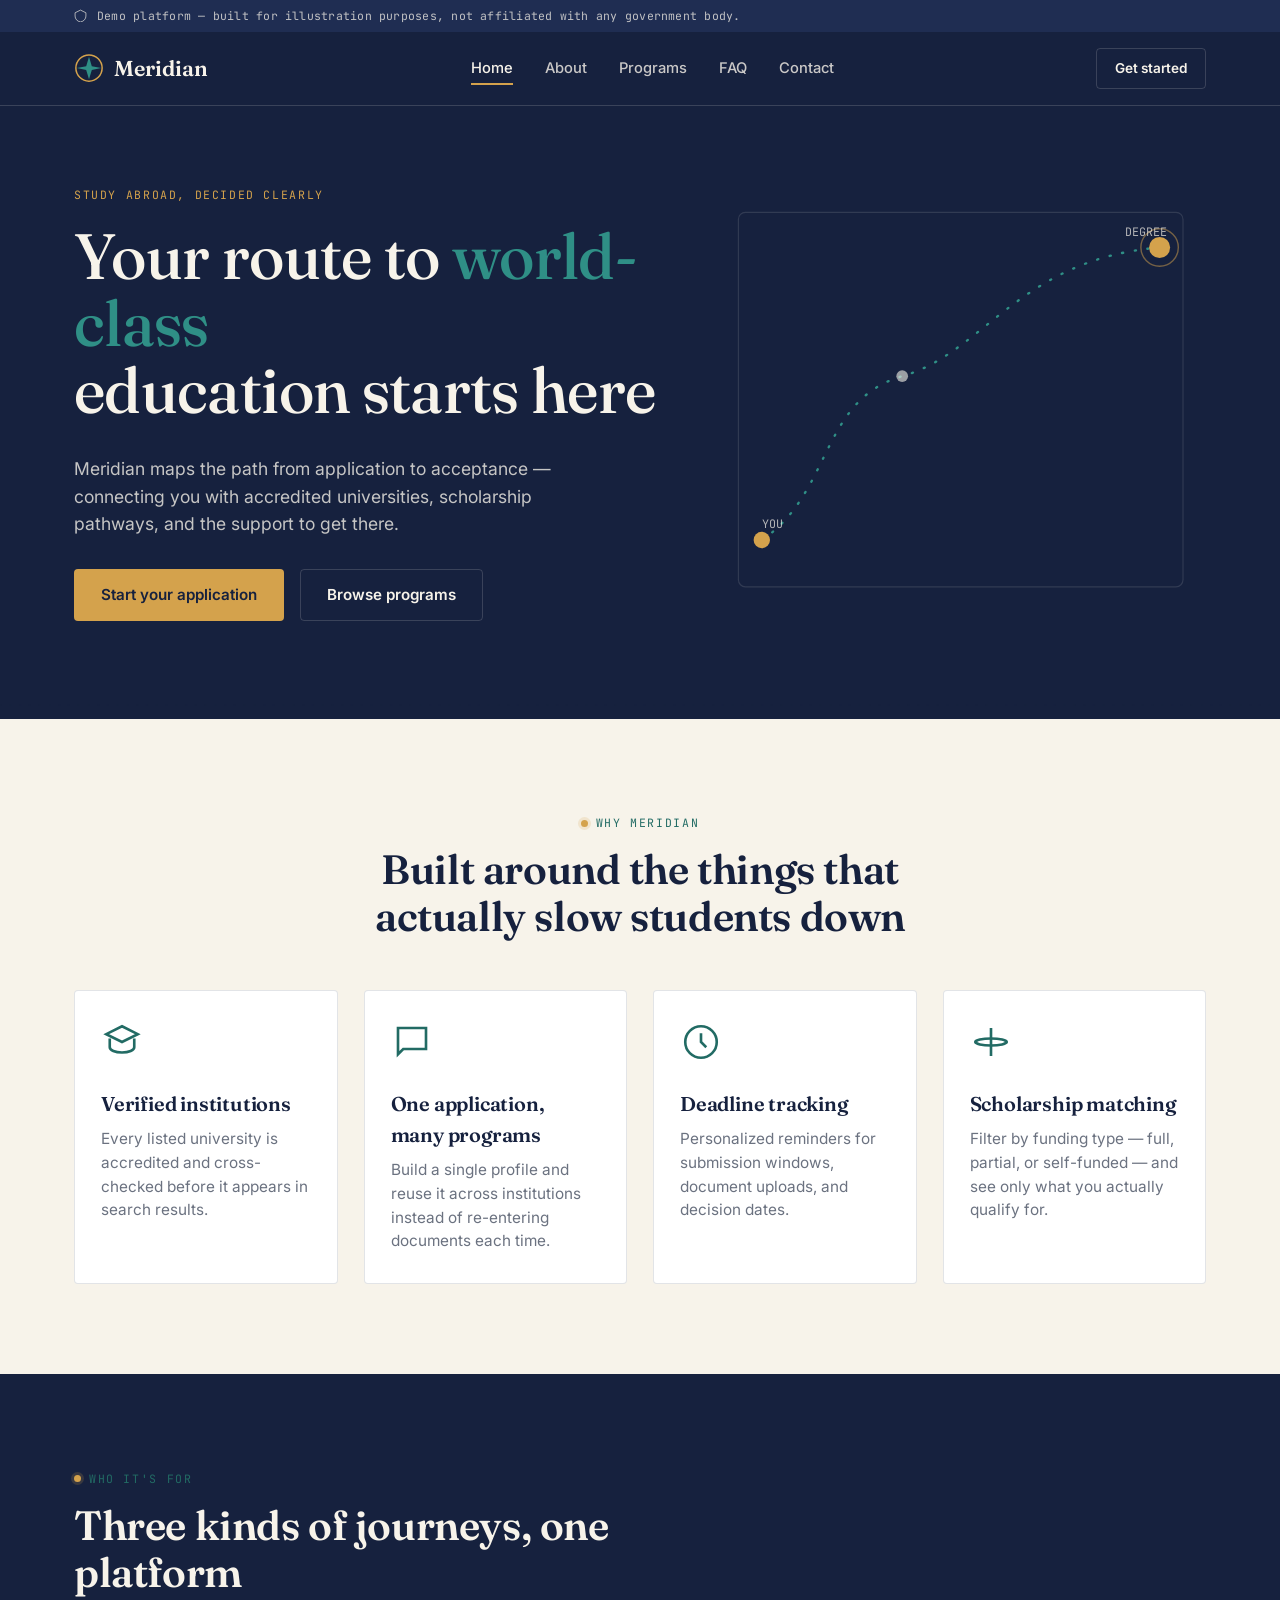
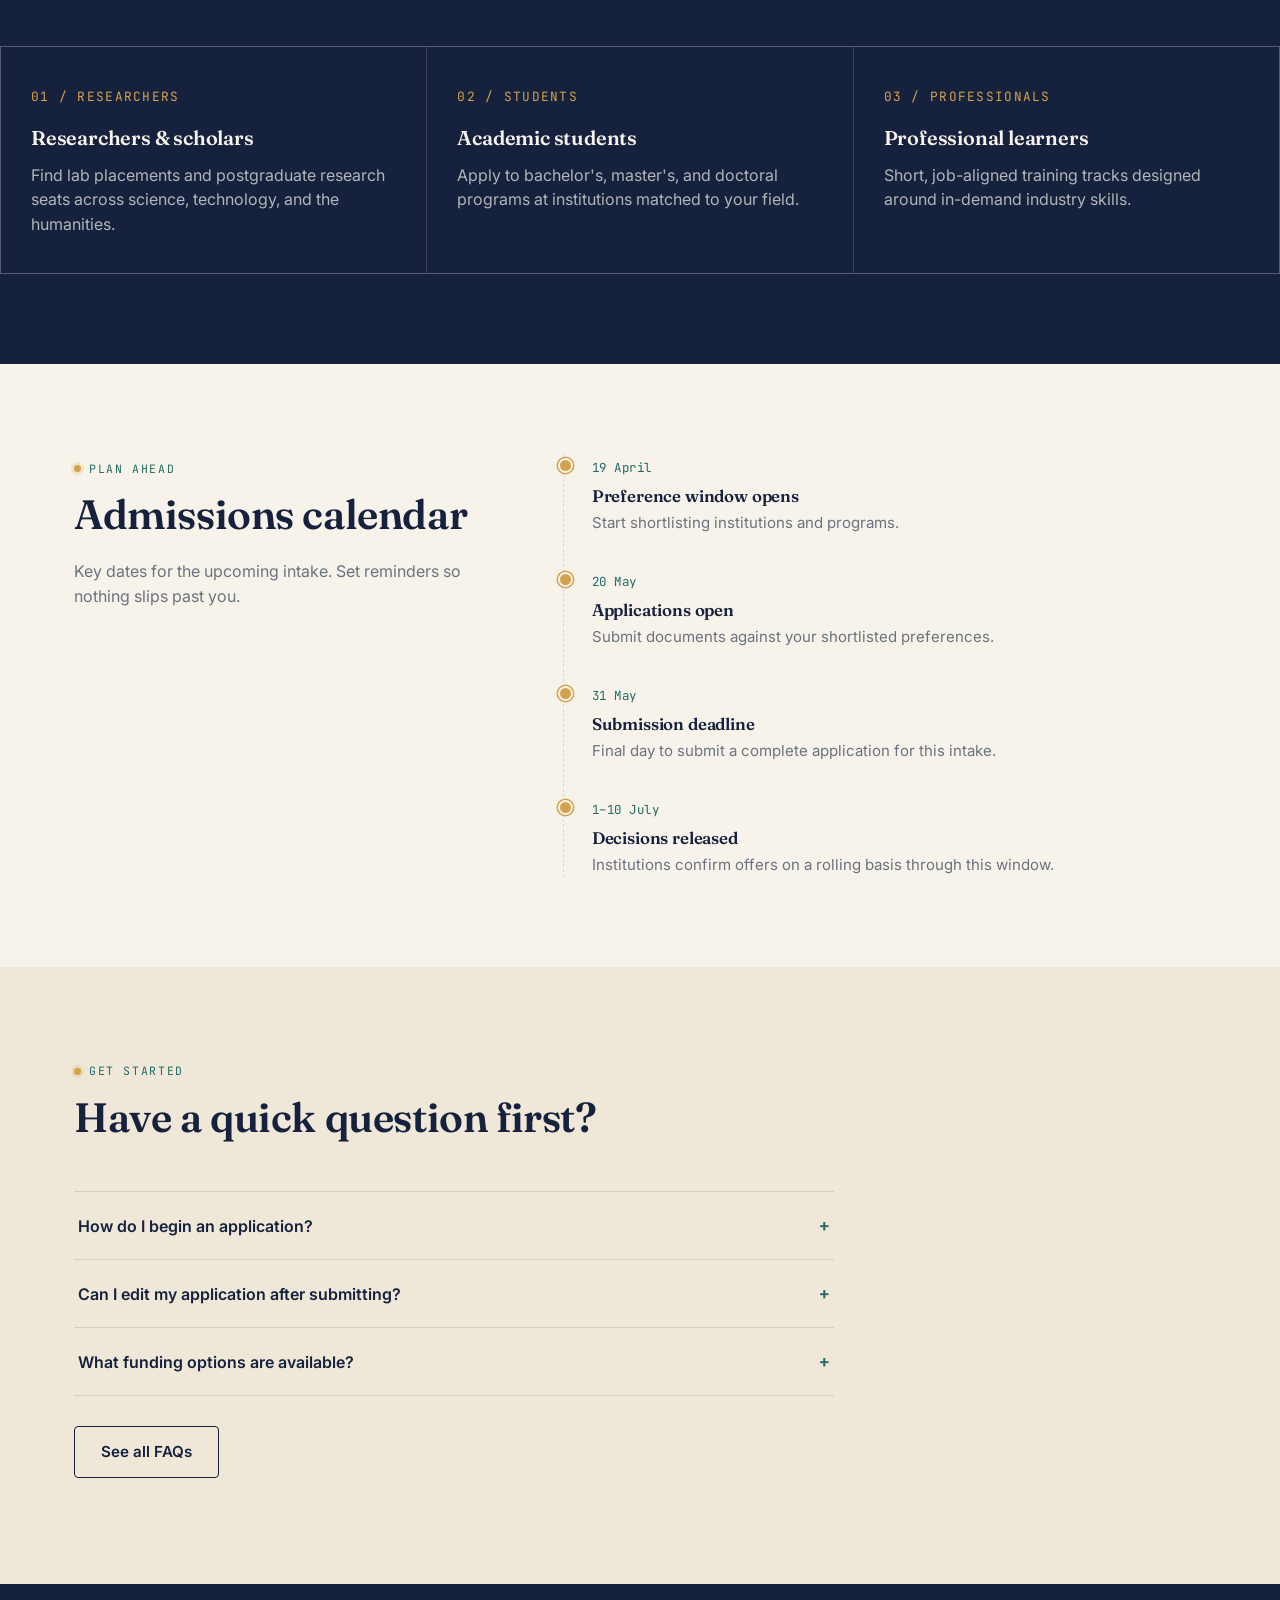
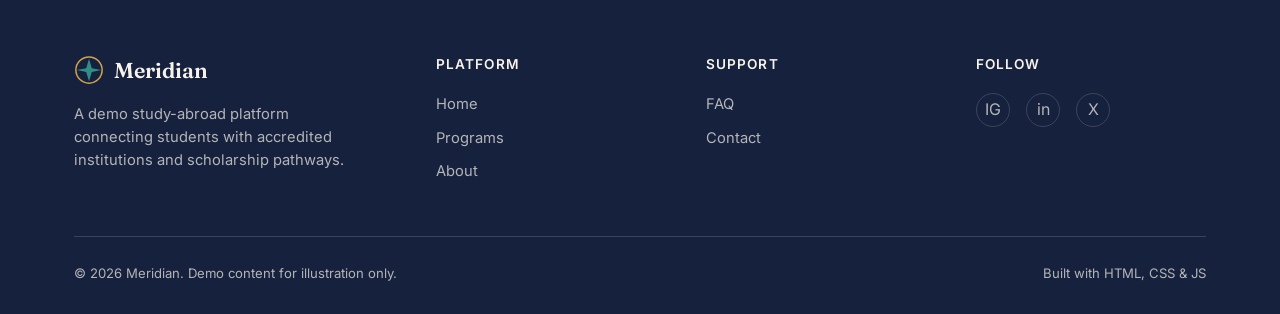
<file: index.html>
<!DOCTYPE html>
<html lang="en">
<head>
<meta charset="UTF-8">
<meta name="viewport" content="width=device-width, initial-scale=1.0">
<title>Meridian — Your Route to World-Class Education</title>
<meta name="description" content="Meridian connects international students with accredited universities and scholarship pathways abroad.">
<link rel="preconnect" href="https://fonts.googleapis.com">
<link href="https://fonts.googleapis.com/css2?family=Fraunces:opsz,wght@9..144,500;9..144,600&family=Inter:wght@400;500;600;700&family=JetBrains+Mono:wght@400;500&display=swap" rel="stylesheet">
<link rel="stylesheet" href="style.css">
</head>
<body>

<header class="site-header">
  <div class="notice-bar">
    <div class="wrap">
      <svg width="13" height="13" viewBox="0 0 24 24" fill="none"><path d="M12 2L2 7v6c0 5.25 3.75 9.74 10 11 6.25-1.26 10-5.75 10-11V7l-10-5z" stroke="currentColor" stroke-width="1.6"/></svg>
      <span>Demo platform — built for illustration purposes, not affiliated with any government body.</span>
    </div>
  </div>
  <nav class="nav wrap">
    <a href="index.html" class="brand">
      <svg class="mark" viewBox="0 0 32 32" fill="none">
        <circle cx="16" cy="16" r="14" stroke="#D4A24C" stroke-width="1.6"/>
        <path d="M16 4 L19 14 L29 16 L19 18 L16 28 L13 18 L3 16 L13 14 Z" fill="#2F8F86"/>
      </svg>
      Meridian
    </a>
    <ul class="nav-links">
      <li><a href="index.html" class="active">Home</a></li>
      <li><a href="about.html">About</a></li>
      <li><a href="programs.html">Programs</a></li>
      <li><a href="faq.html">FAQ</a></li>
      <li><a href="contact.html">Contact</a></li>
    </ul>
    <div class="nav-actions">
      <a href="contact.html" class="btn btn-ghost" style="padding:9px 18px; font-size:0.85rem;">Get started</a>
      <button class="nav-toggle" aria-label="Toggle menu">☰</button>
    </div>
  </nav>
</header>

<section class="hero">
  <div class="wrap hero-grid">
    <div>
      <span class="hero-eyebrow">Study abroad, decided clearly</span>
      <h1>Your route to <em>world-class</em><br>education starts here</h1>
      <p class="lede">Meridian maps the path from application to acceptance — connecting you with accredited universities, scholarship pathways, and the support to get there.</p>
      <div class="hero-actions">
        <a href="contact.html" class="btn btn-primary">Start your application</a>
        <a href="programs.html" class="btn btn-ghost">Browse programs</a>
      </div>
    </div>
    <div class="route-illustration">
      <svg viewBox="0 0 420 360" fill="none" xmlns="http://www.w3.org/2000/svg">
        <path d="M40 300 C 100 260, 90 180, 160 160 S 260 60, 380 50" stroke="#2F8F86" stroke-width="2" stroke-dasharray="1 10" stroke-linecap="round"/>
        <circle cx="40" cy="300" r="7" fill="#D4A24C"/>
        <circle cx="160" cy="160" r="5" fill="#F7F3EA" opacity="0.6"/>
        <circle cx="380" cy="50" r="9" fill="#D4A24C"/>
        <circle cx="380" cy="50" r="16" stroke="#D4A24C" stroke-width="1.2" opacity="0.5"/>
        <rect x="20" y="20" width="380" height="320" rx="6" stroke="#F7F3EA" stroke-opacity="0.12" stroke-width="1"/>
        <text x="40" y="290" fill="#F7F3EA" font-family="JetBrains Mono" font-size="10" opacity="0.7">YOU</text>
        <text x="350" y="40" fill="#F7F3EA" font-family="JetBrains Mono" font-size="10" opacity="0.7">DEGREE</text>
      </svg>
    </div>
  </div>
  <svg class="route-divider" viewBox="0 0 1180 28" preserveAspectRatio="none">
    <line x1="0" y1="14" x2="1180" y2="14"/>
  </svg>
</section>

<section>
  <div class="wrap">
    <div class="section-head center" style="margin-left:auto;margin-right:auto;">
      <span class="eyebrow">Why Meridian</span>
      <h2>Built around the things that actually slow students down</h2>
    </div>
    <div class="grid-4">
      <div class="card">
        <svg class="icon" viewBox="0 0 24 24" fill="none"><path d="M12 3l9 4.5-9 4.5-9-4.5L12 3z" stroke="currentColor" stroke-width="1.5"/><path d="M5 10v5c0 1.7 3.1 3 7 3s7-1.3 7-3v-5" stroke="currentColor" stroke-width="1.5"/></svg>
        <h3>Verified institutions</h3>
        <p>Every listed university is accredited and cross-checked before it appears in search results.</p>
      </div>
      <div class="card">
        <svg class="icon" viewBox="0 0 24 24" fill="none"><path d="M4 4h16v12H7l-3 3V4z" stroke="currentColor" stroke-width="1.5"/></svg>
        <h3>One application, many programs</h3>
        <p>Build a single profile and reuse it across institutions instead of re-entering documents each time.</p>
      </div>
      <div class="card">
        <svg class="icon" viewBox="0 0 24 24" fill="none"><circle cx="12" cy="12" r="9" stroke="currentColor" stroke-width="1.5"/><path d="M12 7v5l3 3" stroke="currentColor" stroke-width="1.5"/></svg>
        <h3>Deadline tracking</h3>
        <p>Personalized reminders for submission windows, document uploads, and decision dates.</p>
      </div>
      <div class="card">
        <svg class="icon" viewBox="0 0 24 24" fill="none"><path d="M3 12c0-1 4-2 9-2s9 1 9 2-4 2-9 2-9-1-9-2z" stroke="currentColor" stroke-width="1.5"/><path d="M12 4v16" stroke="currentColor" stroke-width="1.5"/></svg>
        <h3>Scholarship matching</h3>
        <p>Filter by funding type — full, partial, or self-funded — and see only what you actually qualify for.</p>
      </div>
    </div>
  </div>
</section>

<section class="bg-ink">
  <div class="wrap">
    <div class="section-head">
      <span class="eyebrow">Who it's for</span>
      <h2>Three kinds of journeys, one platform</h2>
    </div>
  </div>
  <div class="audience-grid">
    <div class="audience-cell">
      <span class="num">01 / RESEARCHERS</span>
      <h3>Researchers &amp; scholars</h3>
      <p>Find lab placements and postgraduate research seats across science, technology, and the humanities.</p>
    </div>
    <div class="audience-cell">
      <span class="num">02 / STUDENTS</span>
      <h3>Academic students</h3>
      <p>Apply to bachelor's, master's, and doctoral programs at institutions matched to your field.</p>
    </div>
    <div class="audience-cell">
      <span class="num">03 / PROFESSIONALS</span>
      <h3>Professional learners</h3>
      <p>Short, job-aligned training tracks designed around in-demand industry skills.</p>
    </div>
  </div>
</section>

<section>
  <div class="wrap" style="display:grid; grid-template-columns: 0.8fr 1.2fr; gap:60px;">
    <div class="section-head" style="margin-bottom:0;">
      <span class="eyebrow">Plan ahead</span>
      <h2>Admissions calendar</h2>
      <p style="color:var(--slate-soft);">Key dates for the upcoming intake. Set reminders so nothing slips past you.</p>
    </div>
    <div class="timeline">
      <div class="t-item">
        <span class="t-date">19 April</span>
        <h3>Preference window opens</h3>
        <p style="margin:0;color:var(--slate-soft);font-size:0.94rem;">Start shortlisting institutions and programs.</p>
      </div>
      <div class="t-item">
        <span class="t-date">20 May</span>
        <h3>Applications open</h3>
        <p style="margin:0;color:var(--slate-soft);font-size:0.94rem;">Submit documents against your shortlisted preferences.</p>
      </div>
      <div class="t-item">
        <span class="t-date">31 May</span>
        <h3>Submission deadline</h3>
        <p style="margin:0;color:var(--slate-soft);font-size:0.94rem;">Final day to submit a complete application for this intake.</p>
      </div>
      <div class="t-item">
        <span class="t-date">1–10 July</span>
        <h3>Decisions released</h3>
        <p style="margin:0;color:var(--slate-soft);font-size:0.94rem;">Institutions confirm offers on a rolling basis through this window.</p>
      </div>
    </div>
  </div>
</section>

<section class="bg-dim">
  <div class="wrap">
    <div class="section-head">
      <span class="eyebrow">Get started</span>
      <h2>Have a quick question first?</h2>
    </div>
    <div class="accordion" style="max-width:760px;">
      <div class="acc-item">
        <button class="acc-trigger">How do I begin an application? <span class="plus">+</span></button>
        <div class="acc-panel"><div class="acc-panel-inner">Create a profile, complete your academic details, then apply directly to any listed program — no separate account needed per institution.</div></div>
      </div>
      <div class="acc-item">
        <button class="acc-trigger">Can I edit my application after submitting? <span class="plus">+</span></button>
        <div class="acc-panel"><div class="acc-panel-inner">Contact details can be updated anytime. Submitted academic and document data is locked to keep the review process fair.</div></div>
      </div>
      <div class="acc-item">
        <button class="acc-trigger">What funding options are available? <span class="plus">+</span></button>
        <div class="acc-panel"><div class="acc-panel-inner">Programs are tagged as fully funded, partially funded, or self-funded so you can filter by what fits your situation.</div></div>
      </div>
    </div>
    <p style="margin-top:30px;"><a href="faq.html" class="btn btn-outline">See all FAQs</a></p>
  </div>
</section>

<footer class="site-footer">
  <div class="wrap">
    <div class="footer-grid">
      <div class="footer-brand">
        <a href="index.html" class="brand" style="margin-bottom:16px;">
          <svg class="mark" viewBox="0 0 32 32" fill="none">
            <circle cx="16" cy="16" r="14" stroke="#D4A24C" stroke-width="1.6"/>
            <path d="M16 4 L19 14 L29 16 L19 18 L16 28 L13 18 L3 16 L13 14 Z" fill="#2F8F86"/>
          </svg>
          Meridian
        </a>
        <p>A demo study-abroad platform connecting students with accredited institutions and scholarship pathways.</p>
      </div>
      <div>
        <h4>Platform</h4>
        <ul>
          <li><a href="index.html">Home</a></li>
          <li><a href="programs.html">Programs</a></li>
          <li><a href="about.html">About</a></li>
        </ul>
      </div>
      <div>
        <h4>Support</h4>
        <ul>
          <li><a href="faq.html">FAQ</a></li>
          <li><a href="contact.html">Contact</a></li>
        </ul>
      </div>
      <div>
        <h4>Follow</h4>
        <div class="social-row">
          <a href="#" aria-label="Instagram">IG</a>
          <a href="#" aria-label="LinkedIn">in</a>
          <a href="#" aria-label="X">X</a>
        </div>
      </div>
    </div>
    <div class="footer-bottom">
      <span>© 2026 Meridian. Demo content for illustration only.</span>
      <span>Built with HTML, CSS &amp; JS</span>
    </div>
  </div>
</footer>

<script src="script.js"></script>
</body>
</html>
</file>
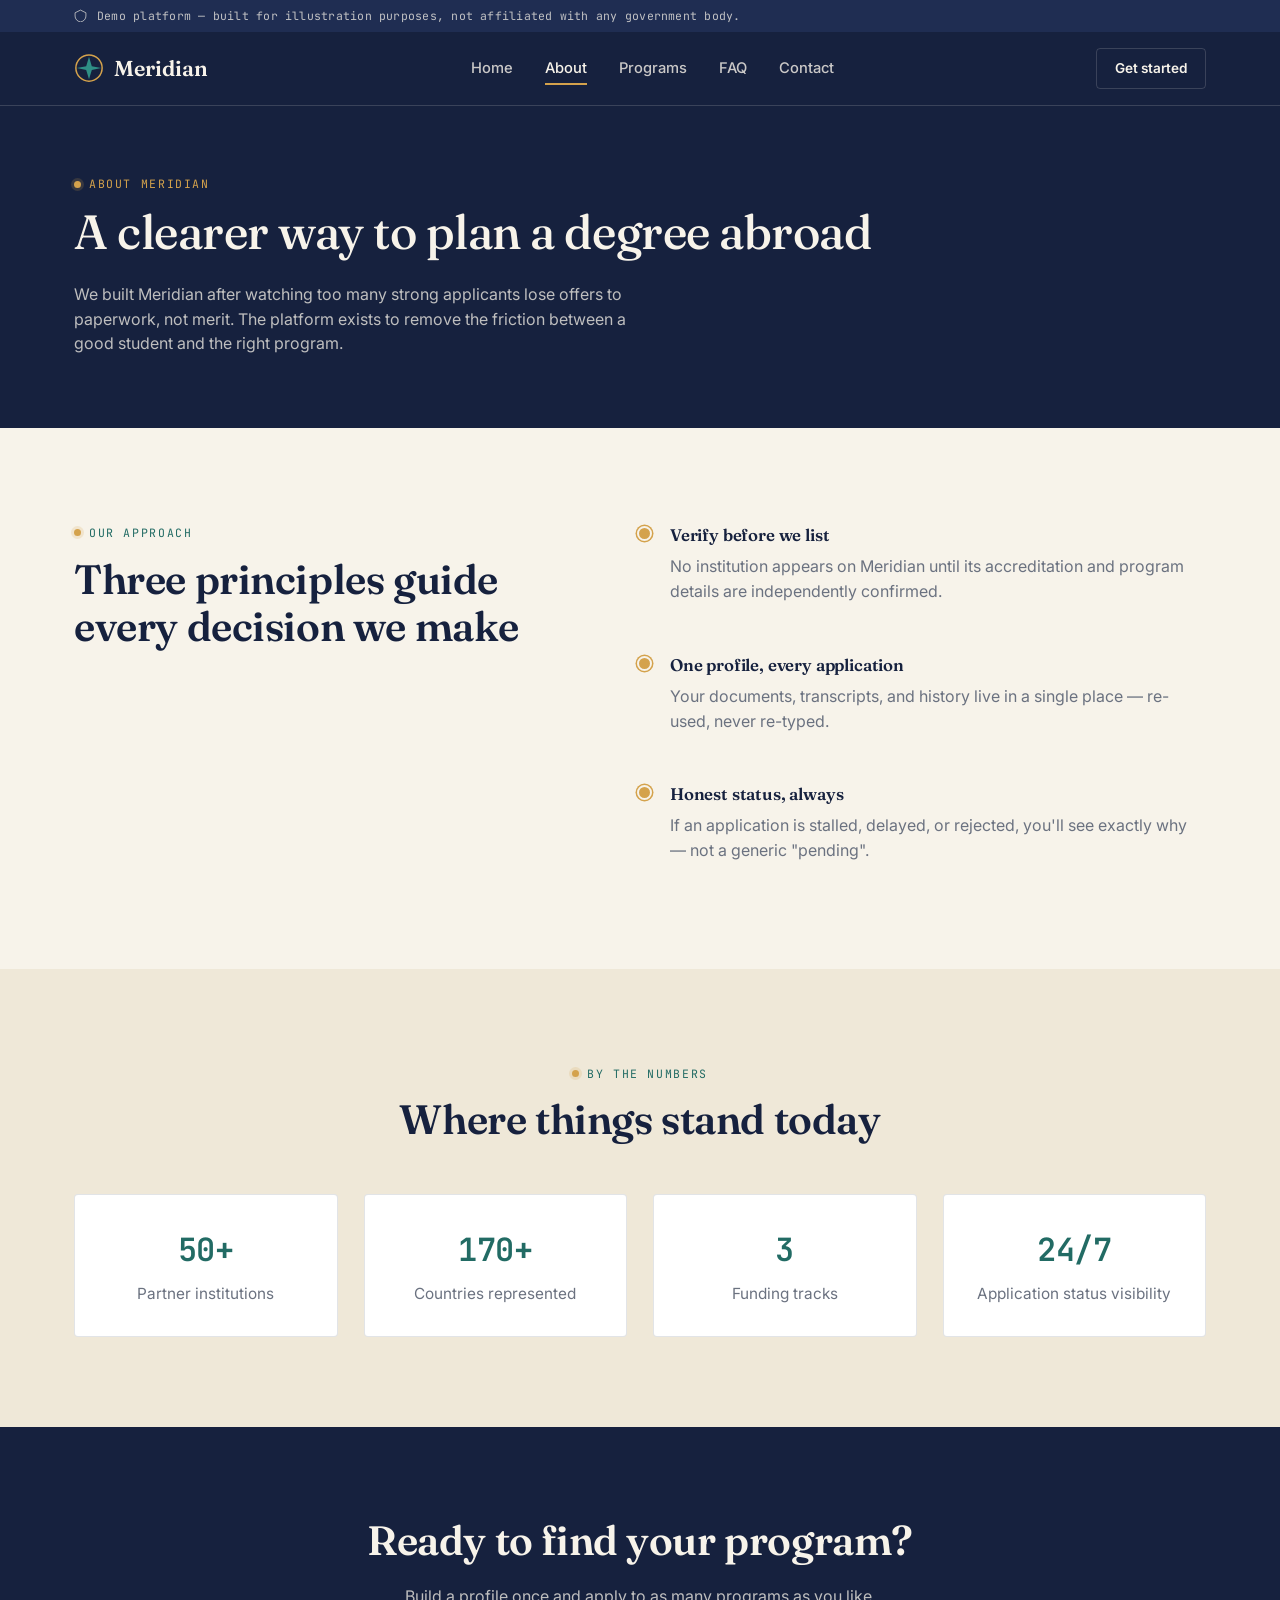
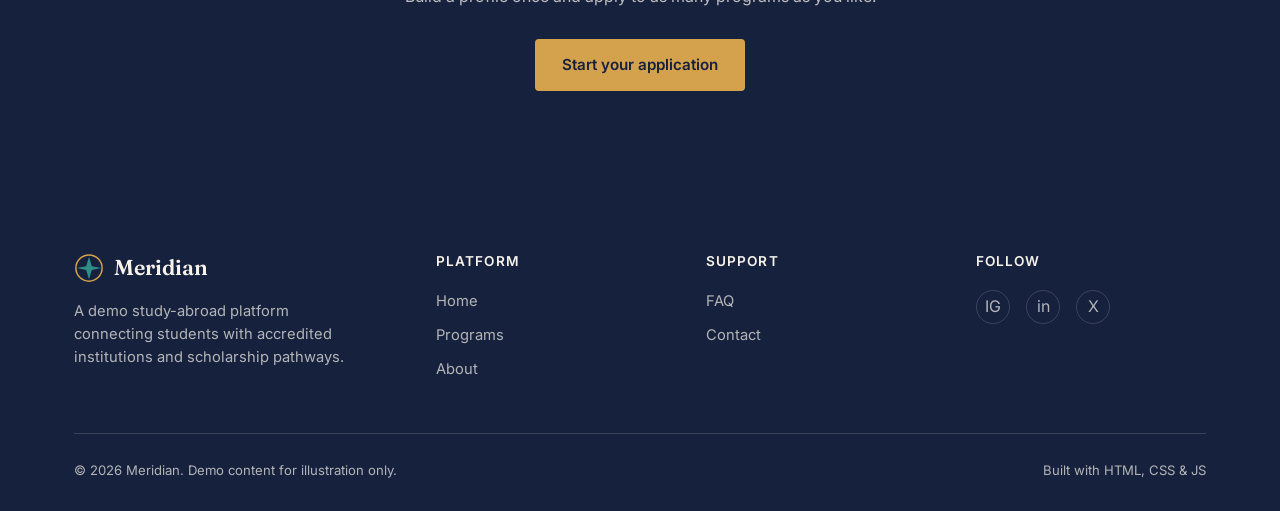
<file: about.html>
<!DOCTYPE html>
<html lang="en">
<head>
<meta charset="UTF-8">
<meta name="viewport" content="width=device-width, initial-scale=1.0">
<title>About — Meridian</title>
<link rel="preconnect" href="https://fonts.googleapis.com">
<link href="https://fonts.googleapis.com/css2?family=Fraunces:opsz,wght@9..144,500;9..144,600&family=Inter:wght@400;500;600;700&family=JetBrains+Mono:wght@400;500&display=swap" rel="stylesheet">
<link rel="stylesheet" href="style.css">
</head>
<body>

<header class="site-header">
  <div class="notice-bar">
    <div class="wrap">
      <svg width="13" height="13" viewBox="0 0 24 24" fill="none"><path d="M12 2L2 7v6c0 5.25 3.75 9.74 10 11 6.25-1.26 10-5.75 10-11V7l-10-5z" stroke="currentColor" stroke-width="1.6"/></svg>
      <span>Demo platform — built for illustration purposes, not affiliated with any government body.</span>
    </div>
  </div>
  <nav class="nav wrap">
    <a href="index.html" class="brand">
      <svg class="mark" viewBox="0 0 32 32" fill="none">
        <circle cx="16" cy="16" r="14" stroke="#D4A24C" stroke-width="1.6"/>
        <path d="M16 4 L19 14 L29 16 L19 18 L16 28 L13 18 L3 16 L13 14 Z" fill="#2F8F86"/>
      </svg>
      Meridian
    </a>
    <ul class="nav-links">
      <li><a href="index.html">Home</a></li>
      <li><a href="about.html" class="active">About</a></li>
      <li><a href="programs.html">Programs</a></li>
      <li><a href="faq.html">FAQ</a></li>
      <li><a href="contact.html">Contact</a></li>
    </ul>
    <div class="nav-actions">
      <a href="contact.html" class="btn btn-ghost" style="padding:9px 18px; font-size:0.85rem;">Get started</a>
      <button class="nav-toggle" aria-label="Toggle menu">☰</button>
    </div>
  </nav>
</header>

<section class="page-hero">
  <div class="wrap">
    <span class="eyebrow" style="color:var(--gold);">About Meridian</span>
    <h1 style="color:var(--parchment); font-size:clamp(2rem,4vw,3rem);">A clearer way to plan a degree abroad</h1>
    <p>We built Meridian after watching too many strong applicants lose offers to paperwork, not merit. The platform exists to remove the friction between a good student and the right program.</p>
  </div>
</section>

<section>
  <div class="wrap" style="display:grid; grid-template-columns:1fr 1fr; gap:60px; align-items:start;">
    <div>
      <span class="eyebrow">Our approach</span>
      <h2>Three principles guide every decision we make</h2>
    </div>
    <div>
      <div class="t-item" style="padding-bottom:28px;">
        <h3 style="margin-bottom:6px;">Verify before we list</h3>
        <p style="color:var(--slate-soft);">No institution appears on Meridian until its accreditation and program details are independently confirmed.</p>
      </div>
      <div class="t-item" style="padding-bottom:28px;">
        <h3 style="margin-bottom:6px;">One profile, every application</h3>
        <p style="color:var(--slate-soft);">Your documents, transcripts, and history live in a single place — re-used, never re-typed.</p>
      </div>
      <div class="t-item" style="padding-bottom:0;">
        <h3 style="margin-bottom:6px;">Honest status, always</h3>
        <p style="color:var(--slate-soft);">If an application is stalled, delayed, or rejected, you'll see exactly why — not a generic "pending".</p>
      </div>
    </div>
  </div>
</section>

<section class="bg-dim">
  <div class="wrap">
    <div class="section-head center" style="margin-left:auto;margin-right:auto;">
      <span class="eyebrow">By the numbers</span>
      <h2>Where things stand today</h2>
    </div>
    <div class="grid-4">
      <div class="card text-center">
        <h3 style="font-family:var(--font-mono); font-size:2rem; color:var(--teal-deep);">50+</h3>
        <p>Partner institutions</p>
      </div>
      <div class="card text-center">
        <h3 style="font-family:var(--font-mono); font-size:2rem; color:var(--teal-deep);">170+</h3>
        <p>Countries represented</p>
      </div>
      <div class="card text-center">
        <h3 style="font-family:var(--font-mono); font-size:2rem; color:var(--teal-deep);">3</h3>
        <p>Funding tracks</p>
      </div>
      <div class="card text-center">
        <h3 style="font-family:var(--font-mono); font-size:2rem; color:var(--teal-deep);">24/7</h3>
        <p>Application status visibility</p>
      </div>
    </div>
  </div>
</section>

<section class="bg-ink text-center">
  <div class="wrap">
    <h2 style="color:var(--parchment);">Ready to find your program?</h2>
    <p style="max-width:50ch; margin:0 auto 30px; color:rgba(247,243,234,0.75);">Build a profile once and apply to as many programs as you like.</p>
    <a href="contact.html" class="btn btn-primary">Start your application</a>
  </div>
</section>

<footer class="site-footer">
  <div class="wrap">
    <div class="footer-grid">
      <div class="footer-brand">
        <a href="index.html" class="brand" style="margin-bottom:16px;">
          <svg class="mark" viewBox="0 0 32 32" fill="none">
            <circle cx="16" cy="16" r="14" stroke="#D4A24C" stroke-width="1.6"/>
            <path d="M16 4 L19 14 L29 16 L19 18 L16 28 L13 18 L3 16 L13 14 Z" fill="#2F8F86"/>
          </svg>
          Meridian
        </a>
        <p>A demo study-abroad platform connecting students with accredited institutions and scholarship pathways.</p>
      </div>
      <div>
        <h4>Platform</h4>
        <ul>
          <li><a href="index.html">Home</a></li>
          <li><a href="programs.html">Programs</a></li>
          <li><a href="about.html">About</a></li>
        </ul>
      </div>
      <div>
        <h4>Support</h4>
        <ul>
          <li><a href="faq.html">FAQ</a></li>
          <li><a href="contact.html">Contact</a></li>
        </ul>
      </div>
      <div>
        <h4>Follow</h4>
        <div class="social-row">
          <a href="#" aria-label="Instagram">IG</a>
          <a href="#" aria-label="LinkedIn">in</a>
          <a href="#" aria-label="X">X</a>
        </div>
      </div>
    </div>
    <div class="footer-bottom">
      <span>© 2026 Meridian. Demo content for illustration only.</span>
      <span>Built with HTML, CSS &amp; JS</span>
    </div>
  </div>
</footer>

<script src="script.js"></script>
</body>
</html>
</file>
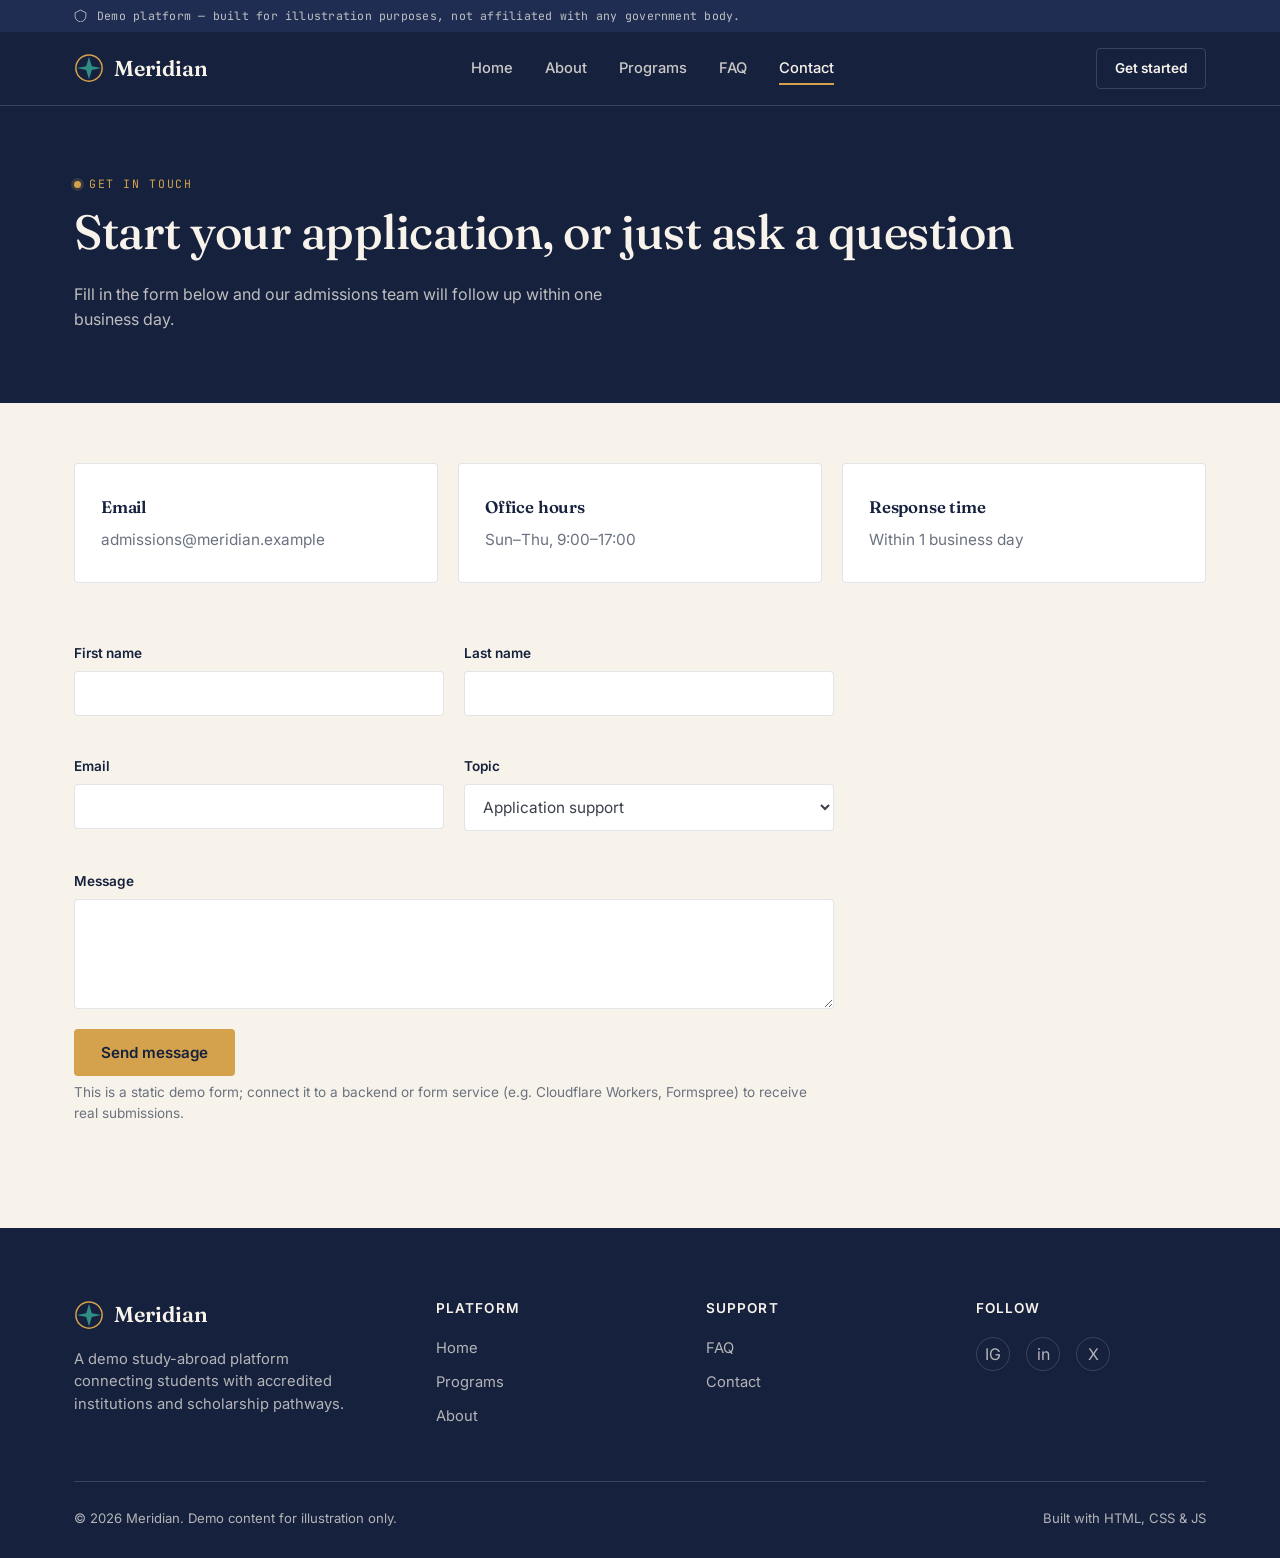
<file: contact.html>
<!DOCTYPE html>
<html lang="en">
<head>
<meta charset="UTF-8">
<meta name="viewport" content="width=device-width, initial-scale=1.0">
<title>Contact — Meridian</title>
<link rel="preconnect" href="https://fonts.googleapis.com">
<link href="https://fonts.googleapis.com/css2?family=Fraunces:opsz,wght@9..144,500;9..144,600&family=Inter:wght@400;500;600;700&family=JetBrains+Mono:wght@400;500&display=swap" rel="stylesheet">
<link rel="stylesheet" href="style.css">
</head>
<body>

<header class="site-header">
  <div class="notice-bar">
    <div class="wrap">
      <svg width="13" height="13" viewBox="0 0 24 24" fill="none"><path d="M12 2L2 7v6c0 5.25 3.75 9.74 10 11 6.25-1.26 10-5.75 10-11V7l-10-5z" stroke="currentColor" stroke-width="1.6"/></svg>
      <span>Demo platform — built for illustration purposes, not affiliated with any government body.</span>
    </div>
  </div>
  <nav class="nav wrap">
    <a href="index.html" class="brand">
      <svg class="mark" viewBox="0 0 32 32" fill="none">
        <circle cx="16" cy="16" r="14" stroke="#D4A24C" stroke-width="1.6"/>
        <path d="M16 4 L19 14 L29 16 L19 18 L16 28 L13 18 L3 16 L13 14 Z" fill="#2F8F86"/>
      </svg>
      Meridian
    </a>
    <ul class="nav-links">
      <li><a href="index.html">Home</a></li>
      <li><a href="about.html">About</a></li>
      <li><a href="programs.html">Programs</a></li>
      <li><a href="faq.html">FAQ</a></li>
      <li><a href="contact.html" class="active">Contact</a></li>
    </ul>
    <div class="nav-actions">
      <a href="contact.html" class="btn btn-ghost" style="padding:9px 18px; font-size:0.85rem;">Get started</a>
      <button class="nav-toggle" aria-label="Toggle menu">☰</button>
    </div>
  </nav>
</header>

<section class="page-hero">
  <div class="wrap">
    <span class="eyebrow" style="color:var(--gold);">Get in touch</span>
    <h1 style="color:var(--parchment); font-size:clamp(2rem,4vw,3rem);">Start your application, or just ask a question</h1>
    <p>Fill in the form below and our admissions team will follow up within one business day.</p>
  </div>
</section>

<section style="padding-top:60px;">
  <div class="wrap">
    <div class="contact-info">
      <div class="card">
        <h3>Email</h3>
        <p style="margin-bottom:0;color:var(--slate-soft);">admissions@meridian.example</p>
      </div>
      <div class="card">
        <h3>Office hours</h3>
        <p style="margin-bottom:0;color:var(--slate-soft);">Sun–Thu, 9:00–17:00</p>
      </div>
      <div class="card">
        <h3>Response time</h3>
        <p style="margin-bottom:0;color:var(--slate-soft);">Within 1 business day</p>
      </div>
    </div>

    <div style="max-width:760px;">
      <form id="contact-form">
        <div class="form-grid">
          <div class="field">
            <label for="fname">First name</label>
            <input id="fname" name="fname" type="text" required>
          </div>
          <div class="field">
            <label for="lname">Last name</label>
            <input id="lname" name="lname" type="text" required>
          </div>
          <div class="field">
            <label for="email">Email</label>
            <input id="email" name="email" type="email" required>
          </div>
          <div class="field">
            <label for="topic">Topic</label>
            <select id="topic" name="topic">
              <option>Application support</option>
              <option>Scholarship questions</option>
              <option>Technical issue</option>
              <option>Something else</option>
            </select>
          </div>
          <div class="field full">
            <label for="message">Message</label>
            <textarea id="message" name="message" required></textarea>
          </div>
        </div>
        <button type="submit" class="btn btn-primary">Send message</button>
        <p class="form-note" id="form-success" style="display:none; color:var(--teal-deep); font-weight:600;">Thanks — your message has been recorded in this demo form.</p>
        <p class="form-note">This is a static demo form; connect it to a backend or form service (e.g. Cloudflare Workers, Formspree) to receive real submissions.</p>
      </form>
    </div>
  </div>
</section>

<footer class="site-footer">
  <div class="wrap">
    <div class="footer-grid">
      <div class="footer-brand">
        <a href="index.html" class="brand" style="margin-bottom:16px;">
          <svg class="mark" viewBox="0 0 32 32" fill="none">
            <circle cx="16" cy="16" r="14" stroke="#D4A24C" stroke-width="1.6"/>
            <path d="M16 4 L19 14 L29 16 L19 18 L16 28 L13 18 L3 16 L13 14 Z" fill="#2F8F86"/>
          </svg>
          Meridian
        </a>
        <p>A demo study-abroad platform connecting students with accredited institutions and scholarship pathways.</p>
      </div>
      <div>
        <h4>Platform</h4>
        <ul>
          <li><a href="index.html">Home</a></li>
          <li><a href="programs.html">Programs</a></li>
          <li><a href="about.html">About</a></li>
        </ul>
      </div>
      <div>
        <h4>Support</h4>
        <ul>
          <li><a href="faq.html">FAQ</a></li>
          <li><a href="contact.html">Contact</a></li>
        </ul>
      </div>
      <div>
        <h4>Follow</h4>
        <div class="social-row">
          <a href="#" aria-label="Instagram">IG</a>
          <a href="#" aria-label="LinkedIn">in</a>
          <a href="#" aria-label="X">X</a>
        </div>
      </div>
    </div>
    <div class="footer-bottom">
      <span>© 2026 Meridian. Demo content for illustration only.</span>
      <span>Built with HTML, CSS &amp; JS</span>
    </div>
  </div>
</footer>

<script src="script.js"></script>
</body>
</html>
</file>
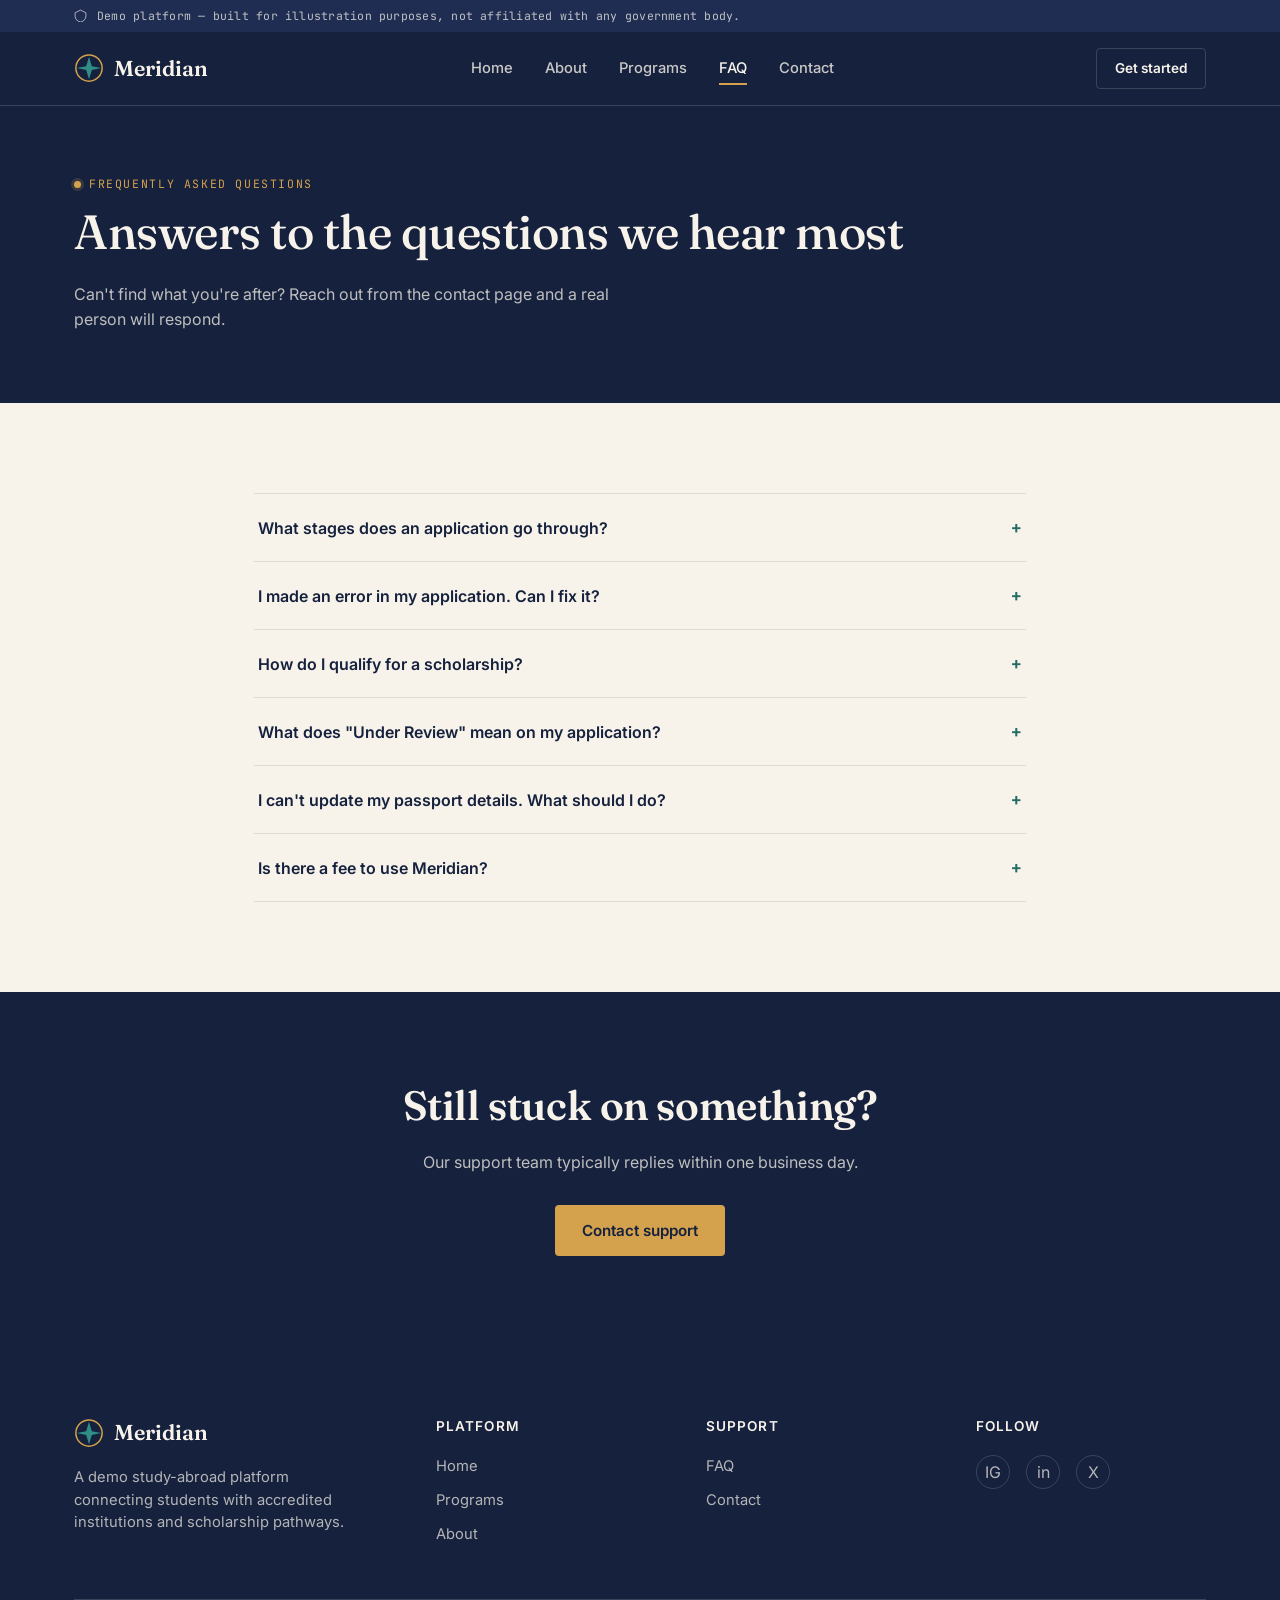
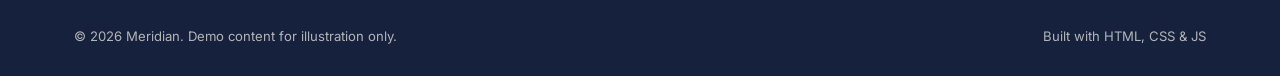
<file: faq.html>
<!DOCTYPE html>
<html lang="en">
<head>
<meta charset="UTF-8">
<meta name="viewport" content="width=device-width, initial-scale=1.0">
<title>FAQ — Meridian</title>
<link rel="preconnect" href="https://fonts.googleapis.com">
<link href="https://fonts.googleapis.com/css2?family=Fraunces:opsz,wght@9..144,500;9..144,600&family=Inter:wght@400;500;600;700&family=JetBrains+Mono:wght@400;500&display=swap" rel="stylesheet">
<link rel="stylesheet" href="style.css">
</head>
<body>

<header class="site-header">
  <div class="notice-bar">
    <div class="wrap">
      <svg width="13" height="13" viewBox="0 0 24 24" fill="none"><path d="M12 2L2 7v6c0 5.25 3.75 9.74 10 11 6.25-1.26 10-5.75 10-11V7l-10-5z" stroke="currentColor" stroke-width="1.6"/></svg>
      <span>Demo platform — built for illustration purposes, not affiliated with any government body.</span>
    </div>
  </div>
  <nav class="nav wrap">
    <a href="index.html" class="brand">
      <svg class="mark" viewBox="0 0 32 32" fill="none">
        <circle cx="16" cy="16" r="14" stroke="#D4A24C" stroke-width="1.6"/>
        <path d="M16 4 L19 14 L29 16 L19 18 L16 28 L13 18 L3 16 L13 14 Z" fill="#2F8F86"/>
      </svg>
      Meridian
    </a>
    <ul class="nav-links">
      <li><a href="index.html">Home</a></li>
      <li><a href="about.html">About</a></li>
      <li><a href="programs.html">Programs</a></li>
      <li><a href="faq.html" class="active">FAQ</a></li>
      <li><a href="contact.html">Contact</a></li>
    </ul>
    <div class="nav-actions">
      <a href="contact.html" class="btn btn-ghost" style="padding:9px 18px; font-size:0.85rem;">Get started</a>
      <button class="nav-toggle" aria-label="Toggle menu">☰</button>
    </div>
  </nav>
</header>

<section class="page-hero">
  <div class="wrap">
    <span class="eyebrow" style="color:var(--gold);">Frequently asked questions</span>
    <h1 style="color:var(--parchment); font-size:clamp(2rem,4vw,3rem);">Answers to the questions we hear most</h1>
    <p>Can't find what you're after? Reach out from the contact page and a real person will respond.</p>
  </div>
</section>

<section>
  <div class="wrap" style="max-width:820px;">
    <div class="accordion">

      <div class="acc-item">
        <button class="acc-trigger">What stages does an application go through? <span class="plus">+</span></button>
        <div class="acc-panel"><div class="acc-panel-inner">After submission, your application goes to the institution for review. Once approved there, it moves to final processing before an admission decision is issued.</div></div>
      </div>

      <div class="acc-item">
        <button class="acc-trigger">I made an error in my application. Can I fix it? <span class="plus">+</span></button>
        <div class="acc-panel"><div class="acc-panel-inner">Contact details can be edited anytime from your profile. Academic data submitted as part of an application can't be changed once it's been sent.</div></div>
      </div>

      <div class="acc-item">
        <button class="acc-trigger">How do I qualify for a scholarship? <span class="plus">+</span></button>
        <div class="acc-panel"><div class="acc-panel-inner">Apply directly to a program through the institution offering it. Eligibility and funding decisions are made by that institution during review.</div></div>
      </div>

      <div class="acc-item">
        <button class="acc-trigger">What does "Under Review" mean on my application? <span class="plus">+</span></button>
        <div class="acc-panel"><div class="acc-panel-inner">It means the institution is actively assessing your submission. You'll get a notification the moment a final decision — acceptance or rejection — is issued.</div></div>
      </div>

      <div class="acc-item">
        <button class="acc-trigger">I can't update my passport details. What should I do? <span class="plus">+</span></button>
        <div class="acc-panel"><div class="acc-panel-inner">Passport numbers can only be edited before you've submitted your first application. After that, it's locked to keep your submitted documents consistent.</div></div>
      </div>

      <div class="acc-item">
        <button class="acc-trigger">Is there a fee to use Meridian? <span class="plus">+</span></button>
        <div class="acc-panel"><div class="acc-panel-inner">Creating a profile and browsing programs is free. Some institutions may charge their own application fee, which is shown clearly before you apply.</div></div>
      </div>

    </div>
  </div>
</section>

<section class="bg-ink text-center">
  <div class="wrap">
    <h2 style="color:var(--parchment);">Still stuck on something?</h2>
    <p style="max-width:50ch; margin:0 auto 30px; color:rgba(247,243,234,0.75);">Our support team typically replies within one business day.</p>
    <a href="contact.html" class="btn btn-primary">Contact support</a>
  </div>
</section>

<footer class="site-footer">
  <div class="wrap">
    <div class="footer-grid">
      <div class="footer-brand">
        <a href="index.html" class="brand" style="margin-bottom:16px;">
          <svg class="mark" viewBox="0 0 32 32" fill="none">
            <circle cx="16" cy="16" r="14" stroke="#D4A24C" stroke-width="1.6"/>
            <path d="M16 4 L19 14 L29 16 L19 18 L16 28 L13 18 L3 16 L13 14 Z" fill="#2F8F86"/>
          </svg>
          Meridian
        </a>
        <p>A demo study-abroad platform connecting students with accredited institutions and scholarship pathways.</p>
      </div>
      <div>
        <h4>Platform</h4>
        <ul>
          <li><a href="index.html">Home</a></li>
          <li><a href="programs.html">Programs</a></li>
          <li><a href="about.html">About</a></li>
        </ul>
      </div>
      <div>
        <h4>Support</h4>
        <ul>
          <li><a href="faq.html">FAQ</a></li>
          <li><a href="contact.html">Contact</a></li>
        </ul>
      </div>
      <div>
        <h4>Follow</h4>
        <div class="social-row">
          <a href="#" aria-label="Instagram">IG</a>
          <a href="#" aria-label="LinkedIn">in</a>
          <a href="#" aria-label="X">X</a>
        </div>
      </div>
    </div>
    <div class="footer-bottom">
      <span>© 2026 Meridian. Demo content for illustration only.</span>
      <span>Built with HTML, CSS &amp; JS</span>
    </div>
  </div>
</footer>

<script src="script.js"></script>
</body>
</html>
</file>
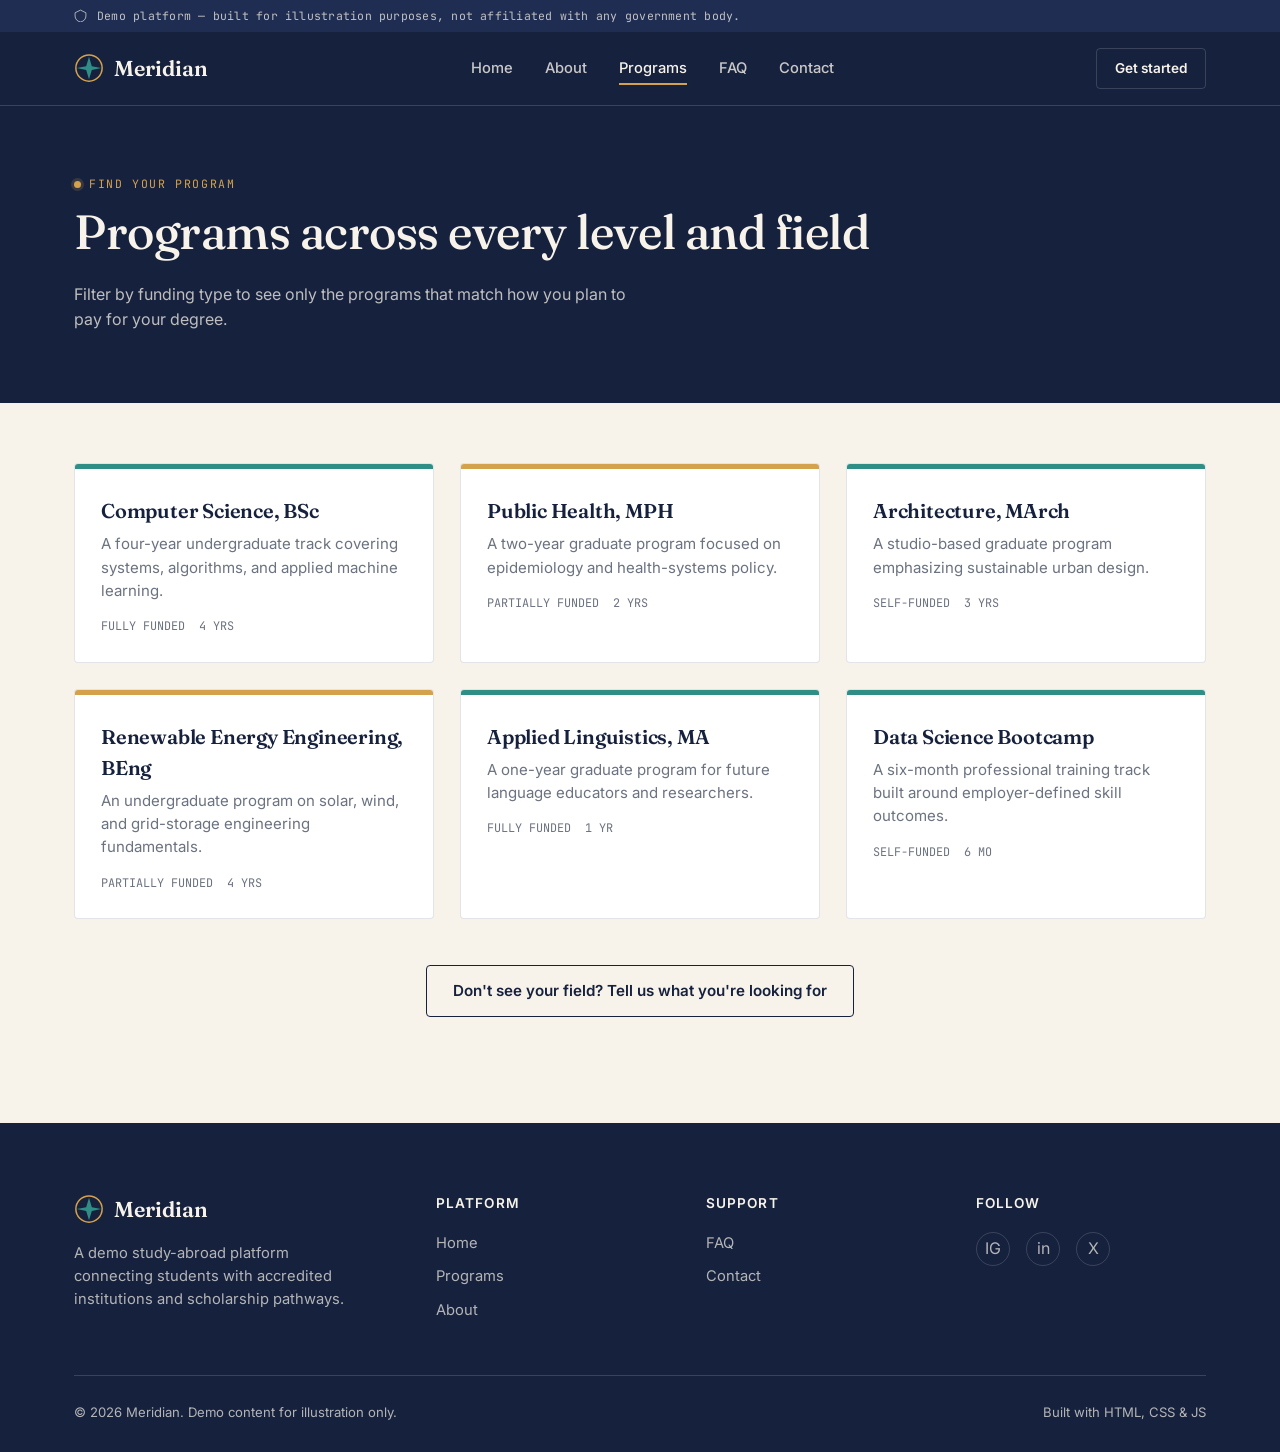
<file: programs.html>
<!DOCTYPE html>
<html lang="en">
<head>
<meta charset="UTF-8">
<meta name="viewport" content="width=device-width, initial-scale=1.0">
<title>Programs — Meridian</title>
<link rel="preconnect" href="https://fonts.googleapis.com">
<link href="https://fonts.googleapis.com/css2?family=Fraunces:opsz,wght@9..144,500;9..144,600&family=Inter:wght@400;500;600;700&family=JetBrains+Mono:wght@400;500&display=swap" rel="stylesheet">
<link rel="stylesheet" href="style.css">
</head>
<body>

<header class="site-header">
  <div class="notice-bar">
    <div class="wrap">
      <svg width="13" height="13" viewBox="0 0 24 24" fill="none"><path d="M12 2L2 7v6c0 5.25 3.75 9.74 10 11 6.25-1.26 10-5.75 10-11V7l-10-5z" stroke="currentColor" stroke-width="1.6"/></svg>
      <span>Demo platform — built for illustration purposes, not affiliated with any government body.</span>
    </div>
  </div>
  <nav class="nav wrap">
    <a href="index.html" class="brand">
      <svg class="mark" viewBox="0 0 32 32" fill="none">
        <circle cx="16" cy="16" r="14" stroke="#D4A24C" stroke-width="1.6"/>
        <path d="M16 4 L19 14 L29 16 L19 18 L16 28 L13 18 L3 16 L13 14 Z" fill="#2F8F86"/>
      </svg>
      Meridian
    </a>
    <ul class="nav-links">
      <li><a href="index.html">Home</a></li>
      <li><a href="about.html">About</a></li>
      <li><a href="programs.html" class="active">Programs</a></li>
      <li><a href="faq.html">FAQ</a></li>
      <li><a href="contact.html">Contact</a></li>
    </ul>
    <div class="nav-actions">
      <a href="contact.html" class="btn btn-ghost" style="padding:9px 18px; font-size:0.85rem;">Get started</a>
      <button class="nav-toggle" aria-label="Toggle menu">☰</button>
    </div>
  </nav>
</header>

<section class="page-hero">
  <div class="wrap">
    <span class="eyebrow" style="color:var(--gold);">Find your program</span>
    <h1 style="color:var(--parchment); font-size:clamp(2rem,4vw,3rem);">Programs across every level and field</h1>
    <p>Filter by funding type to see only the programs that match how you plan to pay for your degree.</p>
  </div>
</section>

<section style="padding-top:60px;">
  <div class="wrap">
    <div class="grid-3">

      <div class="program-card">
        <div class="tag-bar"></div>
        <div class="body">
          <h3>Computer Science, BSc</h3>
          <p>A four-year undergraduate track covering systems, algorithms, and applied machine learning.</p>
          <div class="meta"><span>FULLY FUNDED</span><span>4 YRS</span></div>
        </div>
      </div>

      <div class="program-card">
        <div class="tag-bar" style="background:var(--gold);"></div>
        <div class="body">
          <h3>Public Health, MPH</h3>
          <p>A two-year graduate program focused on epidemiology and health-systems policy.</p>
          <div class="meta"><span>PARTIALLY FUNDED</span><span>2 YRS</span></div>
        </div>
      </div>

      <div class="program-card">
        <div class="tag-bar"></div>
        <div class="body">
          <h3>Architecture, MArch</h3>
          <p>A studio-based graduate program emphasizing sustainable urban design.</p>
          <div class="meta"><span>SELF-FUNDED</span><span>3 YRS</span></div>
        </div>
      </div>

      <div class="program-card">
        <div class="tag-bar" style="background:var(--gold);"></div>
        <div class="body">
          <h3>Renewable Energy Engineering, BEng</h3>
          <p>An undergraduate program on solar, wind, and grid-storage engineering fundamentals.</p>
          <div class="meta"><span>PARTIALLY FUNDED</span><span>4 YRS</span></div>
        </div>
      </div>

      <div class="program-card">
        <div class="tag-bar"></div>
        <div class="body">
          <h3>Applied Linguistics, MA</h3>
          <p>A one-year graduate program for future language educators and researchers.</p>
          <div class="meta"><span>FULLY FUNDED</span><span>1 YR</span></div>
        </div>
      </div>

      <div class="program-card">
        <div class="tag-bar"></div>
        <div class="body">
          <h3>Data Science Bootcamp</h3>
          <p>A six-month professional training track built around employer-defined skill outcomes.</p>
          <div class="meta"><span>SELF-FUNDED</span><span>6 MO</span></div>
        </div>
      </div>

    </div>
    <p class="text-center" style="margin-top:46px;"><a href="contact.html" class="btn btn-outline">Don't see your field? Tell us what you're looking for</a></p>
  </div>
</section>

<footer class="site-footer">
  <div class="wrap">
    <div class="footer-grid">
      <div class="footer-brand">
        <a href="index.html" class="brand" style="margin-bottom:16px;">
          <svg class="mark" viewBox="0 0 32 32" fill="none">
            <circle cx="16" cy="16" r="14" stroke="#D4A24C" stroke-width="1.6"/>
            <path d="M16 4 L19 14 L29 16 L19 18 L16 28 L13 18 L3 16 L13 14 Z" fill="#2F8F86"/>
          </svg>
          Meridian
        </a>
        <p>A demo study-abroad platform connecting students with accredited institutions and scholarship pathways.</p>
      </div>
      <div>
        <h4>Platform</h4>
        <ul>
          <li><a href="index.html">Home</a></li>
          <li><a href="programs.html">Programs</a></li>
          <li><a href="about.html">About</a></li>
        </ul>
      </div>
      <div>
        <h4>Support</h4>
        <ul>
          <li><a href="faq.html">FAQ</a></li>
          <li><a href="contact.html">Contact</a></li>
        </ul>
      </div>
      <div>
        <h4>Follow</h4>
        <div class="social-row">
          <a href="#" aria-label="Instagram">IG</a>
          <a href="#" aria-label="LinkedIn">in</a>
          <a href="#" aria-label="X">X</a>
        </div>
      </div>
    </div>
    <div class="footer-bottom">
      <span>© 2026 Meridian. Demo content for illustration only.</span>
      <span>Built with HTML, CSS &amp; JS</span>
    </div>
  </div>
</footer>

<script src="script.js"></script>
</body>
</html>
</file>
<file: style.css>
/* =========================================================
   MERIDIAN — Study Abroad Platform
   Design tokens
   ========================================================= */
:root {
  --ink: #16213e;
  --ink-soft: #1f2d52;
  --parchment: #f7f3ea;
  --parchment-dim: #efe8d8;
  --teal: #2f8f86;
  --teal-deep: #226b64;
  --gold: #d4a24c;
  --slate: #3a3f4b;
  --slate-soft: #6b7280;
  --white: #ffffff;
  --line: rgba(22, 33, 62, 0.12);
  --line-on-ink: rgba(247, 243, 234, 0.16);

  --font-display: "Fraunces", Georgia, serif;
  --font-body: "Inter", -apple-system, BlinkMacSystemFont, sans-serif;
  --font-mono: "JetBrains Mono", ui-monospace, monospace;

  --max-w: 1180px;
  --radius: 4px;
}

* { box-sizing: border-box; }
html { scroll-behavior: smooth; }
body {
  margin: 0;
  font-family: var(--font-body);
  color: var(--slate);
  background: var(--parchment);
  line-height: 1.55;
  -webkit-font-smoothing: antialiased;
}
img { max-width: 100%; display: block; }
a { color: inherit; text-decoration: none; }
:focus-visible { outline: 2px solid var(--gold); outline-offset: 3px; }

.wrap { max-width: var(--max-w); margin: 0 auto; padding: 0 24px; }

h1, h2, h3, h4 {
  font-family: var(--font-display);
  font-weight: 600;
  color: var(--ink);
  margin: 0 0 0.5em;
  letter-spacing: -0.01em;
}
h1 { font-size: clamp(2.4rem, 5vw, 4rem); line-height: 1.05; font-weight: 500; }
h2 { font-size: clamp(1.8rem, 3.2vw, 2.6rem); line-height: 1.15; }
h3 { font-size: 1.25rem; }
p { margin: 0 0 1em; }

.eyebrow {
  display: inline-flex;
  align-items: center;
  gap: 8px;
  font-family: var(--font-mono);
  font-size: 0.72rem;
  letter-spacing: 0.14em;
  text-transform: uppercase;
  color: var(--teal-deep);
  margin-bottom: 14px;
}
.eyebrow::before {
  content: "";
  width: 7px; height: 7px;
  border-radius: 50%;
  background: var(--gold);
  box-shadow: 0 0 0 3px rgba(212,162,76,0.18);
}

.btn {
  display: inline-flex;
  align-items: center;
  gap: 10px;
  font-family: var(--font-body);
  font-weight: 600;
  font-size: 0.95rem;
  padding: 13px 26px;
  border-radius: var(--radius);
  border: 1px solid transparent;
  cursor: pointer;
  transition: transform 0.15s ease, background 0.15s ease, border-color 0.15s ease;
}
.btn:hover { transform: translateY(-1px); }
.btn-primary { background: var(--gold); color: var(--ink); }
.btn-primary:hover { background: #e3b264; }
.btn-ghost { background: transparent; color: var(--parchment); border-color: var(--line-on-ink); }
.btn-ghost:hover { border-color: var(--gold); color: var(--gold); }
.btn-outline { background: transparent; color: var(--ink); border-color: var(--ink); }
.btn-outline:hover { background: var(--ink); color: var(--parchment); }

/* ---------- Header ---------- */
.site-header {
  background: var(--ink);
  color: var(--parchment);
  position: sticky;
  top: 0;
  z-index: 50;
  border-bottom: 1px solid var(--line-on-ink);
}
.notice-bar {
  background: var(--ink-soft);
  font-family: var(--font-mono);
  font-size: 0.72rem;
  color: rgba(247,243,234,0.75);
  letter-spacing: 0.02em;
}
.notice-bar .wrap {
  display: flex;
  align-items: center;
  gap: 10px;
  padding: 7px 24px;
}
.notice-bar svg { flex-shrink: 0; }

.nav {
  display: flex;
  align-items: center;
  justify-content: space-between;
  padding: 16px 24px;
}
.brand {
  display: flex;
  align-items: center;
  gap: 10px;
  font-family: var(--font-display);
  font-size: 1.35rem;
  font-weight: 600;
  color: var(--parchment);
}
.brand .mark {
  width: 30px; height: 30px;
  flex-shrink: 0;
}
.nav-links {
  display: flex;
  gap: 32px;
  list-style: none;
  margin: 0; padding: 0;
  font-size: 0.92rem;
  font-weight: 500;
}
.nav-links a {
  color: rgba(247,243,234,0.8);
  padding: 6px 0;
  border-bottom: 2px solid transparent;
  transition: color 0.15s, border-color 0.15s;
}
.nav-links a:hover, .nav-links a.active {
  color: var(--parchment);
  border-color: var(--gold);
}
.nav-actions { display: flex; align-items: center; gap: 14px; }
.nav-toggle {
  display: none;
  background: none; border: none; color: var(--parchment);
  font-size: 1.5rem; cursor: pointer;
}

@media (max-width: 860px) {
  .nav-links { display: none; }
  .nav-toggle { display: block; }
  .nav-links.open {
    display: flex;
    flex-direction: column;
    position: absolute;
    top: 100%; left: 0; right: 0;
    background: var(--ink);
    padding: 20px 24px 28px;
    gap: 18px;
    border-bottom: 1px solid var(--line-on-ink);
  }
}

/* ---------- Route / waypoint motif (signature element) ---------- */
.route-divider {
  width: 100%;
  height: 28px;
  display: block;
}
.route-divider line { stroke: var(--line); stroke-width: 1.5; stroke-dasharray: 1 8; stroke-linecap: round; }
.route-divider circle { fill: var(--gold); }

/* ---------- Hero ---------- */
.hero {
  background: var(--ink);
  color: var(--parchment);
  position: relative;
  overflow: hidden;
  padding: 80px 0 0;
}
.hero-grid {
  display: grid;
  grid-template-columns: 1.1fr 0.9fr;
  gap: 40px;
  align-items: center;
  padding-bottom: 70px;
}
.hero-eyebrow {
  font-family: var(--font-mono);
  font-size: 0.72rem;
  letter-spacing: 0.14em;
  text-transform: uppercase;
  color: var(--gold);
  margin-bottom: 18px;
  display: block;
}
.hero h1 { color: var(--parchment); }
.hero h1 em { color: var(--teal); font-style: normal; }
.hero p.lede {
  font-size: 1.1rem;
  color: rgba(247,243,234,0.78);
  max-width: 46ch;
  margin: 18px 0 32px;
}
.hero-actions { display: flex; gap: 16px; flex-wrap: wrap; }

.route-illustration { position: relative; }
.route-illustration svg { width: 100%; height: auto; }

@media (max-width: 900px) {
  .hero-grid { grid-template-columns: 1fr; }
  .route-illustration { order: -1; max-width: 320px; margin: 0 auto; }
}

/* ---------- Sections ---------- */
section { padding: 90px 0; }
.section-head { max-width: 620px; margin-bottom: 50px; }
.section-head.center { margin-left: auto; margin-right: auto; text-align: center; }

.bg-ink { background: var(--ink); color: var(--parchment); }
.bg-ink h2, .bg-ink h3 { color: var(--parchment); }
.bg-dim { background: var(--parchment-dim); }

/* ---------- Benefit cards ---------- */
.grid-4 { display: grid; grid-template-columns: repeat(4, 1fr); gap: 26px; }
@media (max-width: 980px) { .grid-4 { grid-template-columns: repeat(2, 1fr); } }
@media (max-width: 560px) { .grid-4 { grid-template-columns: 1fr; } }

.card {
  background: var(--white);
  border: 1px solid var(--line);
  border-radius: var(--radius);
  padding: 30px 26px;
  transition: border-color 0.2s, transform 0.2s;
}
.card:hover { border-color: var(--teal); transform: translateY(-3px); }
.card .icon {
  width: 42px; height: 42px;
  margin-bottom: 18px;
  color: var(--teal-deep);
}
.card h3 { margin-bottom: 8px; }
.card p { color: var(--slate-soft); margin-bottom: 0; font-size: 0.96rem; }

/* ---------- Audience strip ---------- */
.audience-grid { display: grid; grid-template-columns: repeat(3, 1fr); gap: 1px; background: var(--line-on-ink); border: 1px solid var(--line-on-ink); }
@media (max-width: 760px) { .audience-grid { grid-template-columns: 1fr; } }
.audience-cell { background: var(--ink); padding: 36px 30px; }
.audience-cell .num { font-family: var(--font-mono); color: var(--gold); font-size: 0.8rem; letter-spacing: 0.1em; }
.audience-cell h3 { margin-top: 14px; }
.audience-cell p { color: rgba(247,243,234,0.7); margin-bottom: 0; }

/* ---------- Timeline ---------- */
.timeline { position: relative; padding-left: 28px; border-left: 1.5px dashed var(--line); }
.t-item { position: relative; padding-bottom: 34px; }
.t-item:last-child { padding-bottom: 0; }
.t-item::before {
  content: "";
  position: absolute; left: -33.5px; top: 4px;
  width: 11px; height: 11px; border-radius: 50%;
  background: var(--gold); border: 2px solid var(--parchment);
  box-shadow: 0 0 0 1.5px var(--gold);
}
.t-date { font-family: var(--font-mono); font-size: 0.78rem; color: var(--teal-deep); letter-spacing: 0.04em; }
.t-item h3 { margin: 4px 0 2px; font-size: 1.05rem; }

/* ---------- Programs / institution cards ---------- */
.grid-3 { display: grid; grid-template-columns: repeat(3, 1fr); gap: 26px; }
@media (max-width: 900px) { .grid-3 { grid-template-columns: repeat(2, 1fr); } }
@media (max-width: 600px) { .grid-3 { grid-template-columns: 1fr; } }

.program-card {
  background: var(--white);
  border: 1px solid var(--line);
  border-radius: var(--radius);
  overflow: hidden;
}
.program-card .tag-bar { height: 5px; background: var(--teal); }
.program-card .body { padding: 26px; }
.program-card h3 { margin-bottom: 6px; }
.program-card p { color: var(--slate-soft); font-size: 0.94rem; }
.program-card .meta { display: flex; gap: 14px; font-family: var(--font-mono); font-size: 0.74rem; color: var(--slate-soft); margin-top: 14px; }

/* ---------- FAQ accordion ---------- */
.accordion { border-top: 1px solid var(--line); }
.acc-item { border-bottom: 1px solid var(--line); }
.acc-trigger {
  width: 100%;
  text-align: left;
  background: none;
  border: none;
  padding: 22px 4px;
  display: flex;
  justify-content: space-between;
  align-items: center;
  font-family: var(--font-body);
  font-weight: 600;
  font-size: 1rem;
  color: var(--ink);
  cursor: pointer;
  gap: 20px;
}
.acc-trigger .plus { font-family: var(--font-mono); color: var(--teal-deep); font-size: 1.1rem; transition: transform 0.2s; flex-shrink: 0; }
.acc-item.open .plus { transform: rotate(45deg); }
.acc-panel {
  max-height: 0;
  overflow: hidden;
  transition: max-height 0.25s ease;
}
.acc-panel-inner { padding: 0 4px 22px; color: var(--slate-soft); }

/* ---------- Forms ---------- */
.form-grid { display: grid; grid-template-columns: 1fr 1fr; gap: 20px; }
@media (max-width: 640px) { .form-grid { grid-template-columns: 1fr; } }
.field { display: flex; flex-direction: column; gap: 7px; margin-bottom: 20px; }
.field.full { grid-column: 1 / -1; }
.field label { font-size: 0.85rem; font-weight: 600; color: var(--ink); }
.field input, .field select, .field textarea {
  font-family: var(--font-body);
  font-size: 0.96rem;
  padding: 12px 14px;
  border: 1px solid var(--line);
  border-radius: var(--radius);
  background: var(--white);
  color: var(--slate);
}
.field input:focus, .field select:focus, .field textarea:focus {
  outline: none; border-color: var(--teal);
}
.field textarea { resize: vertical; min-height: 110px; }
.form-note { font-size: 0.85rem; color: var(--slate-soft); margin-top: 6px; }

/* ---------- Contact info cards ---------- */
.contact-info { display: grid; grid-template-columns: repeat(3, 1fr); gap: 20px; margin-bottom: 60px; }
@media (max-width: 760px) { .contact-info { grid-template-columns: 1fr; } }
.contact-info .card h3 { font-size: 1.05rem; }

/* ---------- Footer ---------- */
.site-footer { background: var(--ink); color: rgba(247,243,234,0.7); padding: 70px 0 30px; }
.footer-grid {
  display: grid;
  grid-template-columns: 1.4fr 1fr 1fr 1fr;
  gap: 40px;
  padding-bottom: 50px;
  border-bottom: 1px solid var(--line-on-ink);
}
@media (max-width: 760px) { .footer-grid { grid-template-columns: 1fr 1fr; } }
.footer-grid h4 { color: var(--parchment); font-family: var(--font-body); font-size: 0.85rem; text-transform: uppercase; letter-spacing: 0.08em; margin-bottom: 18px; }
.footer-grid ul { list-style: none; margin: 0; padding: 0; display: flex; flex-direction: column; gap: 11px; font-size: 0.92rem; }
.footer-grid ul a:hover { color: var(--gold); }
.footer-brand p { max-width: 32ch; font-size: 0.92rem; }
.footer-bottom {
  display: flex; justify-content: space-between; align-items: center;
  padding-top: 26px; font-size: 0.82rem; flex-wrap: wrap; gap: 12px;
}
.social-row { display: flex; gap: 16px; }
.social-row a { width: 34px; height: 34px; border: 1px solid var(--line-on-ink); border-radius: 50%; display: flex; align-items: center; justify-content: center; transition: border-color 0.15s, color 0.15s; }
.social-row a:hover { border-color: var(--gold); color: var(--gold); }

/* ---------- Page hero (inner pages) ---------- */
.page-hero {
  background: var(--ink); color: var(--parchment);
  padding: 64px 0 56px;
}
.page-hero p { color: rgba(247,243,234,0.75); max-width: 56ch; }

/* ---------- Utility ---------- */
.mt-0 { margin-top: 0; }
.text-center { text-align: center; }
</file>
